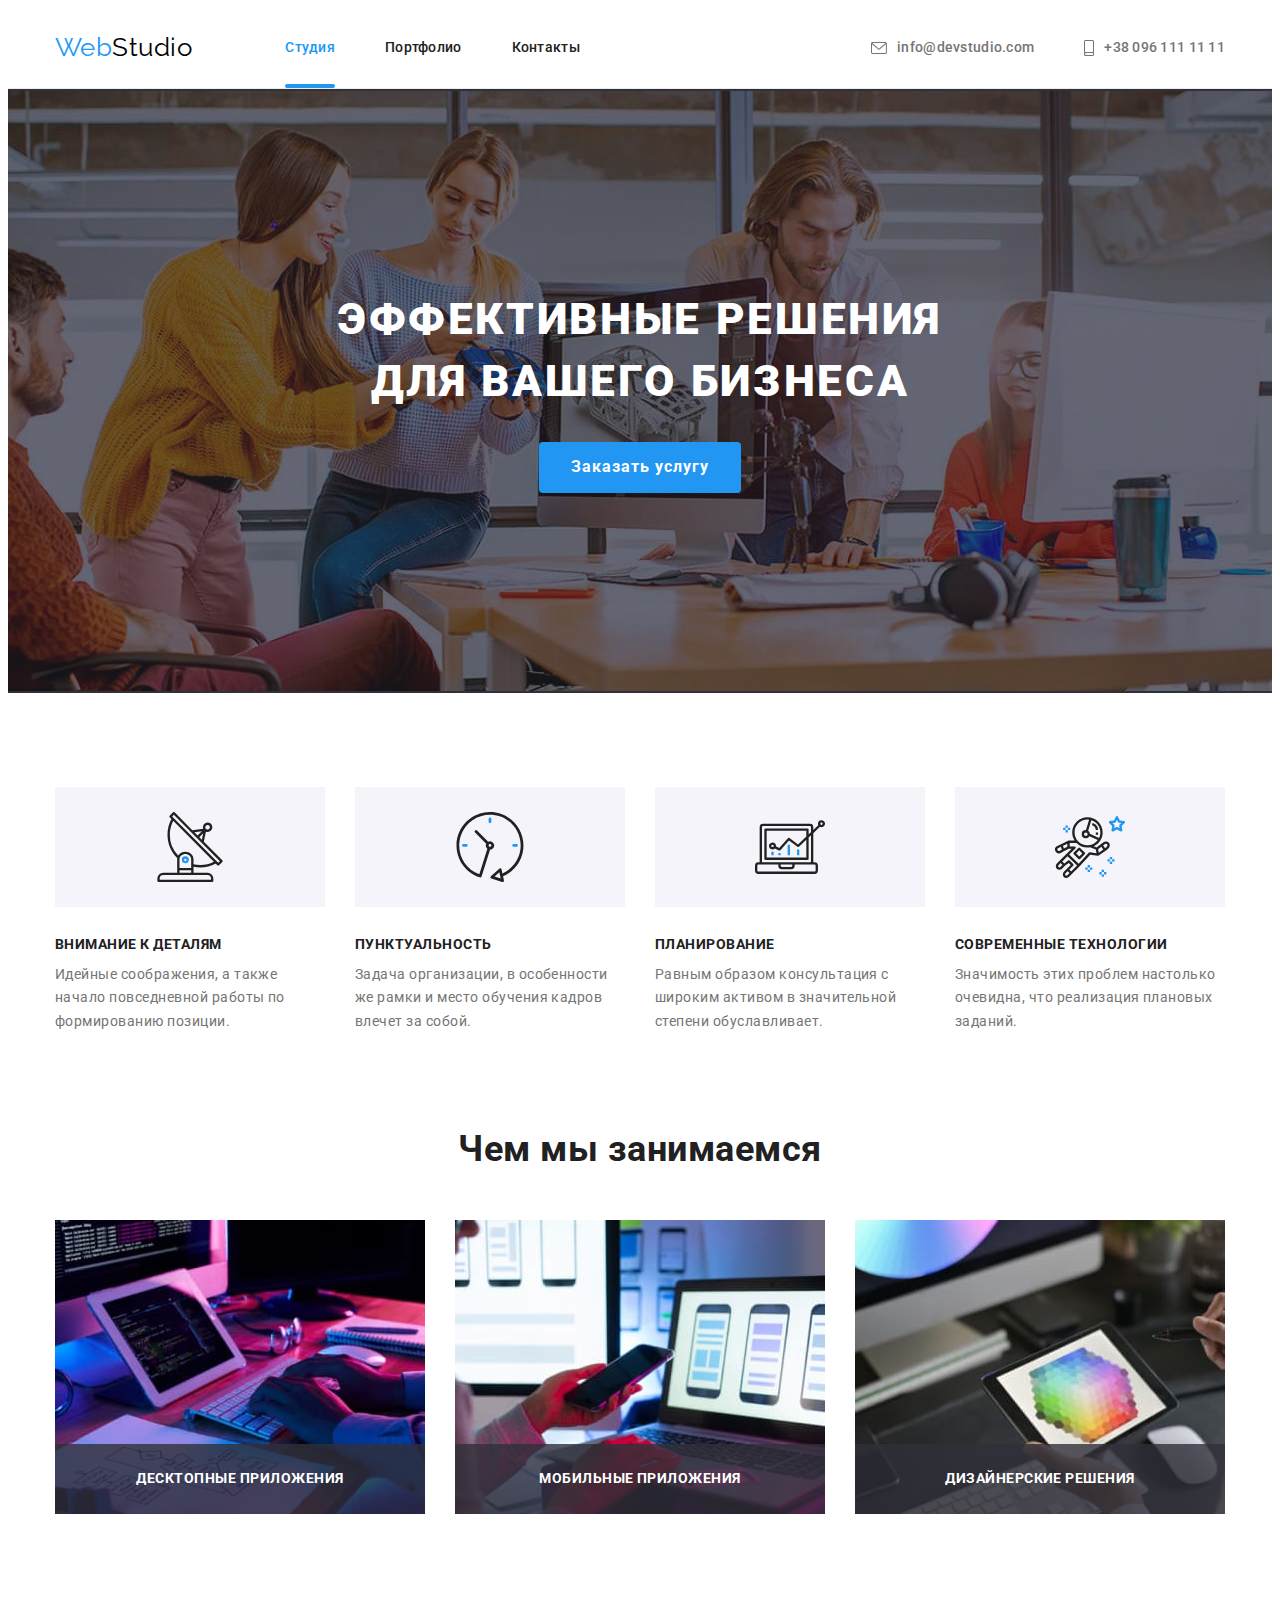
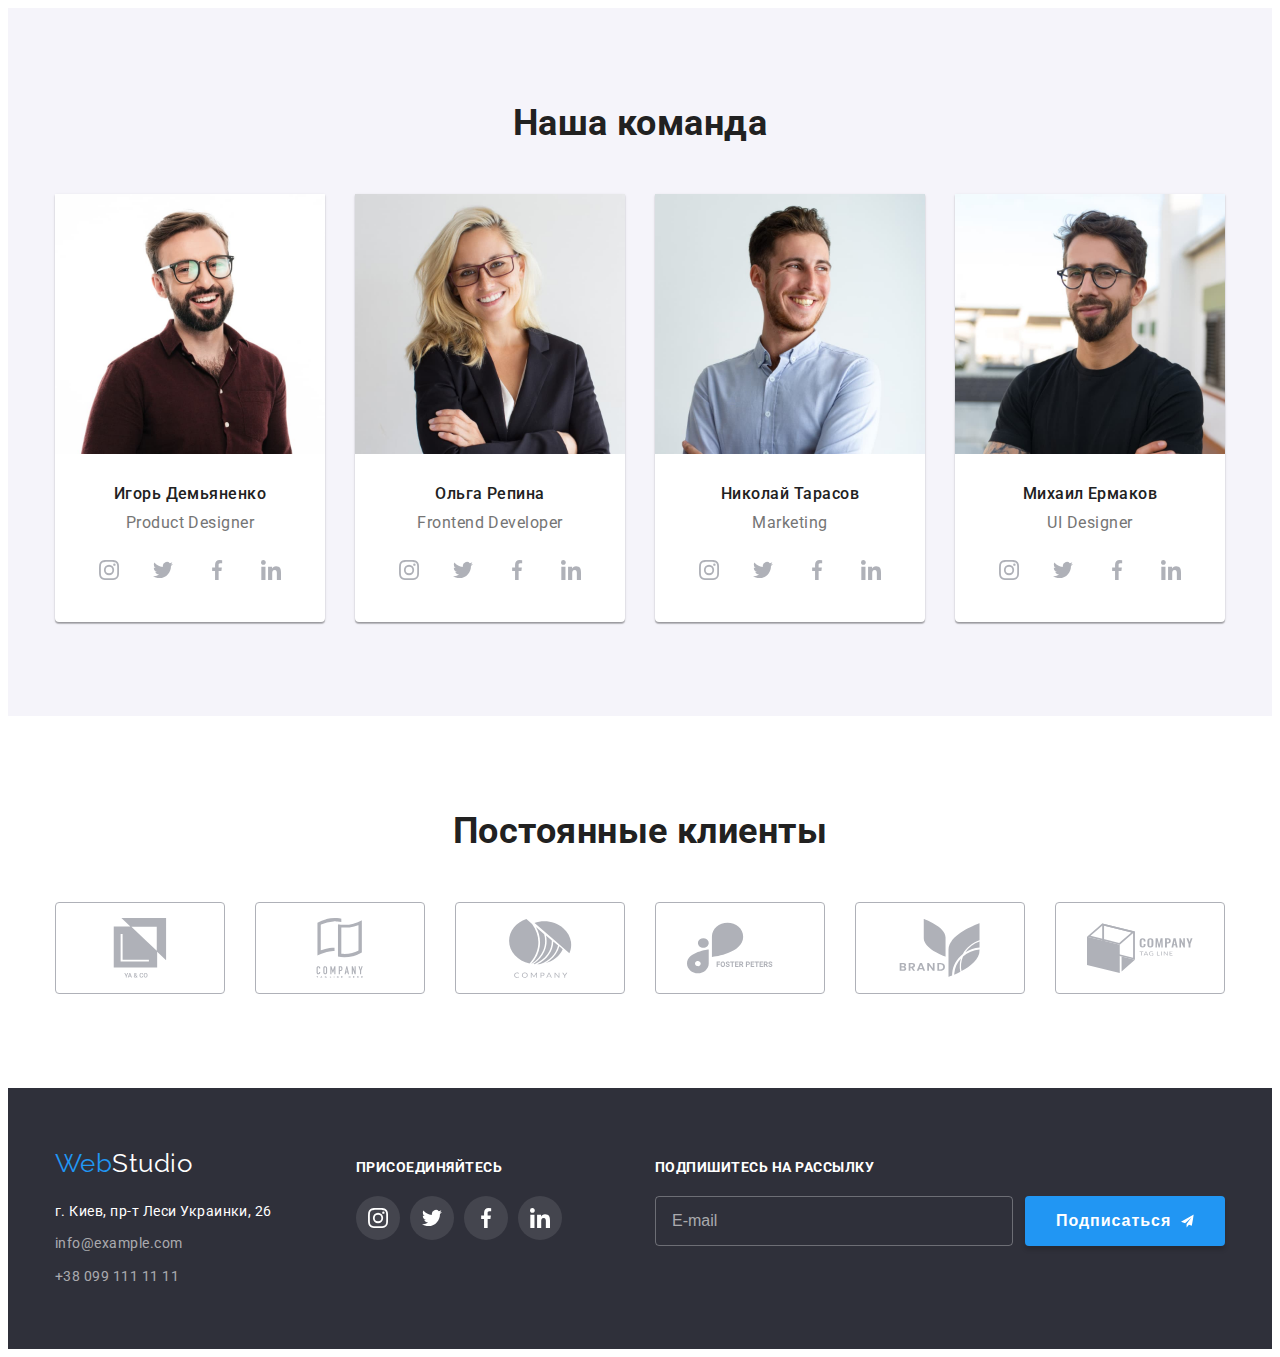
<file: index.html>
<!DOCTYPE html>
<html lang="ru">
  <head>
    <meta charset="UTF-8" />
    <meta http-equiv="X-UA-Compatible" content="IE=edge" />
    <meta name="viewport" content="width=device-width, initial-scale=1.0" />
    <title>Студия</title>
    <link rel="stylesheet" href="https://cdnjs.cloudflare.com/ajax/libs/modern-normalize/1.1.0/modern-normalize.min.css" integrity="sha512-wpPYUAdjBVSE4KJnH1VR1HeZfpl1ub8YT/NKx4PuQ5NmX2tKuGu6U/JRp5y+Y8XG2tV+wKQpNHVUX03MfMFn9Q==" crossorigin="anonymous" referrerpolicy="no-referrer" />
    <link rel="preconnect" href="https://fonts.googleapis.com">
    <link rel="preconnect" href="https://fonts.gstatic.com" crossorigin>
    <link href="https://fonts.googleapis.com/css2?family=Raleway:wght@700&family=Roboto:wght@400;500;700;900&display=swap"
      rel="stylesheet">
    <link rel="stylesheet" href="./css/main.min.css">
  </head>

  <body>
    <!-- Шапка сайта -->
    <header class="header">
      <div class="main-nav container">
        <a href="./index.html" class="logo header__logo">
          <span lang="en"><span class="logo--accent">Web</span>Studio</span>
        </a>
        
        <nav>
          <ul class="site-nav">
            <li class="site-nav__item"><a href="./index.html" class="site-nav__link current">Студия</a></li>
            <li class="site-nav__item"><a href="./portfolio.html" class="site-nav__link">Портфолио</a></li>
            <li class="site-nav__item"><a href="" class="site-nav__link">Контакты</a></li>
          </ul>
        </nav>

        <ul class="contacts">
          <li class="contacts__item">
            <a href="mailto:info@devstudio.com" class="contacts__link">
              <svg class="contacts__icon" width="16" height="12">
                <use href="./images/icons.svg#icon-envelope_"></use>
              </svg>info@devstudio.com</a>
          </li>
          <li class="contacts__item">
            <a href="tel:+380961111111" class="contacts__link">
              <svg class="contacts__icon" width="10" height="16">
                <use href="./images/icons.svg#icon-smartphone_"></use>
              </svg>+38 096 111 11 11</a>
          </li>
          </ul>
      </div>
    </header>

    <main>

      <!-- Герой -->
      <section class="hero">
        <div class="container">
        <h1 class="hero__title">Эффективные решения для вашего бизнеса</h1>
        <button data-modal-open type="button" class="hero__btn" >Заказать услугу</button>
        </div>
      </section>

      <!-- Преимущества -->
      <section class="features section">
        <div class="container">
        <h2 class="visually-hidden">Преимущества</h2>

        <ul class="features__list">
          <li>
            <div class="features__icon-thumb">
              <svg class="features__icon" width="70" height="70">
                <use href="./images/icons.svg#icon-antenna_c"></use>
              </svg>
            </div>
            <h3 class="features__name subtitle">Внимание к деталям</h3>
            <p class="features__description">Идейные соображения, а также <br> начало повседневной работы по <br> формированию позиции.</p>
          </li>
          <li>
            <div class="features__icon-thumb">
              <svg class="features__icon" width="70" height="70">
                <use href="./images/icons.svg#icon-clock_c"></use>
              </svg>
            </div>
            <h3 class="features__name subtitle">Пунктуальность</h3>
            <p class="features__description">Задача организации, в особенности <br> же рамки и место обучения кадров <br> влечет за собой.</p>
          </li>
          <li>
            <div class="features__icon-thumb">
              <svg class="features__icon" width="70" height="70">
                <use href="./images/icons.svg#icon-diagram_c"></use>
              </svg>
            </div>
            <h3 class="features__name subtitle">Планирование</h3>
            <p class="features__description">Равным образом консультация с <br> широким активом в значительной <br> степени обуславливает.</p>
          </li>
          <li>
            <div class="features__icon-thumb">
              <svg class="features__icon" width="70" height="70">
                <use href="./images/icons.svg#icon-astronaut_c"></use>
              </svg>
            </div>
            <h3 class="features__name subtitle">Современные технологии</h3>
            <p class="features__description">Значимость этих проблем настолько <br> очевидна, что реализация плановых <br> заданий.</p>
          </li>
        </ul>
        </div>

      </section>

      <!-- Чем мы занимаемся -->
      <section class="work section">
        <div class="container">
        <h2 class="section-title">Чем мы занимаемся</h2>

        <ul class="work__list">
          <li class="work__item">
            <img src="./images/box1.jpg" alt="Десктопные приложения" width="370">
            <p class="work__name">Десктопные приложения</p>
          </li>
          <li class="work__item">
            <img src="./images/box2.jpg" alt="Мобильные приложения" width="370">
            <p class="work__name">Мобильные приложения</p>
          </li>
          <li class="work__item">
            <img src="./images/box3.jpg" alt="Дизайнерские решения" width="370">
            <p class="work__name">Дизайнерские решения</p>
          </li>
        </ul>
        </div>

      </section>

      <!-- Наша команда -->
      <section class="team section">
        <div class="container">
        <h2 class="section-title">Наша команда</h2>

        <ul class="team__list">
          <li class="team__card">
            <img src="./images/img.jpg" alt="Игорь Демьяненко" width="270">
            <div class="team__text">
              <h3 class="team__name">Игорь Демьяненко</h3>
              <p lang="en" class="team__position">Product Designer</p>
              <ul class="social social--centered">
                <li class="social__item">
                  <a href="" class="social__link">
                    <svg class="social__icon social__icon--inverse" width="20" height="20">
                      <use href="./images/icons.svg#icon-instagram_c"></use>
                    </svg>
                  </a>
                </li>
                <li class="social__item">
                  <a href="" class="social__link">
                    <svg class="social__icon social__icon--inverse" width="20" height="20">
                      <use href="./images/icons.svg#icon-twitter_c"></use>
                    </svg>
                  </a>
                </li>
                <li class="social__item">
                  <a href="" class="social__link">
                    <svg class="social__icon social__icon--inverse" width="20" height="20">
                      <use href="./images/icons.svg#icon-facebook_c"></use>
                    </svg>
                  </a>
                </li>
                <li class="social__item">
                  <a href="" class="social__link">
                    <svg class="social__icon social__icon--inverse" width="20" height="20">
                      <use href="./images/icons.svg#icon-linkedin1_"></use>
                    </svg>
                  </a>
                </li>
              </ul>
            </div>
          </li>
          <li class="team__card">
            <img src="./images/img2.jpg" alt="Ольга Репина" width="270">
            <div class="team__text">
              <h3 class="team__name">Ольга Репина</h3>
              <p lang="en" class="team__position">Frontend Developer</p>
              <ul class="social social--centered">
                <li class="social__item">
                  <a href="" class="social__link">
                    <svg class="social__icon social__icon--inverse" width="20" height="20">
                      <use href="./images/icons.svg#icon-instagram_c"></use>
                    </svg>
                  </a>
                </li>
                <li class="social__item">
                  <a href="" class="social__link">
                    <svg class="social__icon social__icon--inverse" width="20" height="20">
                      <use href="./images/icons.svg#icon-twitter_c"></use>
                    </svg>
                  </a>
                </li>
                <li class="social__item">
                  <a href="" class="social__link">
                    <svg class="social__icon social__icon--inverse" width="20" height="20">
                      <use href="./images/icons.svg#icon-facebook_c"></use>
                    </svg>
                  </a>
                </li>
                <li class="social__item">
                  <a href="" class="social__link">
                    <svg class="social__icon social__icon--inverse" width="20" height="20">
                      <use href="./images/icons.svg#icon-linkedin1_"></use>
                    </svg>
                  </a>
                </li>
              </ul>
            </div>
          </li>
          <li class="team__card">
            <img src="./images/img3.jpg" alt="Николай Тарасов" width="270">
            <div class="team__text">
              <h3 class="team__name">Николай Тарасов</h3>
              <p lang="en" class="team__position">Marketing</p>
              <ul class="social social--centered">
                <li class="social__item">
                  <a href="" class="social__link">
                    <svg class="social__icon social__icon--inverse" width="20" height="20">
                      <use href="./images/icons.svg#icon-instagram_c"></use>
                    </svg>
                  </a>
                </li>
                <li class="social__item">
                  <a href="" class="social__link">
                    <svg class="social__icon social__icon--inverse" width="20" height="20">
                      <use href="./images/icons.svg#icon-twitter_c"></use>
                    </svg>
                  </a>
                </li>
                <li class="social__item">
                  <a href="" class="social__link">
                    <svg class="social__icon social__icon--inverse" width="20" height="20">
                      <use href="./images/icons.svg#icon-facebook_c"></use>
                    </svg>
                  </a>
                </li>
                <li class="social__item">
                  <a href="" class="social__link">
                    <svg class="social__icon social__icon--inverse" width="20" height="20">
                      <use href="./images/icons.svg#icon-linkedin1_"></use>
                    </svg>
                  </a>
                </li>
              </ul>
            </div>
          </li>
          <li class="team__card">
            <img src="./images/img4.jpg" alt="Михаил Ермаков" width="270">
            <div class="team__text">
              <h3 class="team__name">Михаил Ермаков</h3>
              <p lang="en" class="team__position">UI Designer</p>
              <ul class="social social--centered">
                <li class="social__item">
                  <a href="" class="social__link">
                    <svg class="social__icon social__icon--inverse" width="20" height="20">
                      <use href="./images/icons.svg#icon-instagram_c"></use>
                    </svg>
                  </a>
                </li>
                <li class="social__item">
                  <a href="" class="social__link">
                    <svg class="social__icon social__icon--inverse" width="20" height="20">
                      <use href="./images/icons.svg#icon-twitter_c"></use>
                    </svg>
                  </a>
                </li>
                <li class="social__item">
                  <a href="" class="social__link">
                    <svg class="social__icon social__icon--inverse" width="20" height="20">
                      <use href="./images/icons.svg#icon-facebook_c"></use>
                    </svg>
                  </a>
                </li>
                <li class="social__item">
                  <a href="" class="social__link">
                    <svg class="social__icon social__icon--inverse" width="20" height="20">
                      <use href="./images/icons.svg#icon-linkedin1_"></use>
                    </svg>
                  </a>
                </li>
              </ul>
            </div>           
          </li>
        </ul>
        </div>

      </section>

      <section class="clients section">
        <div class="container">
        <h2 class="section-title">Постоянные клиенты</h2>
        <ul class="clients__list">
          <li class="clients__item">
            <a href="" class="clients__link">
            <svg class="clients__icon" width="106" height="60">
              <use href="./images/icons.svg#icon-client1_c"></use>
            </svg>
            </a>
          </li>
          <li class="clients__item">
            <a href="" class="clients__link">
              <svg class="clients__icon" width="106" height="60">
                <use href="./images/icons.svg#icon-client2_c"></use>
              </svg>
            </a>
          </li>
          <li class="clients__item">
            <a href="" class="clients__link">
              <svg class="clients__icon" width="106" height="60">
                <use href="./images/icons.svg#icon-client3_c"></use>
              </svg>
            </a>
          </li>
          <li class="clients__item">
            <a href="" class="clients__link">
              <svg class="clients__icon" width="106" height="60">
                <use href="./images/icons.svg#icon-client4_c"></use>
              </svg>
            </a>
          </li>
          <li class="clients__item">
            <a href="" class="clients__link">
              <svg class="clients__icon" width="106" height="60">
                <use href="./images/icons.svg#icon-client5_c"></use>
              </svg>
            </a>
          </li>
          <li class="clients__item">
            <a href="" class="clients__link">
              <svg class="clients__icon" width="106" height="60">
                <use href="./images/icons.svg#icon-client6_c"></use>
              </svg>
            </a>
          </li>
        </ul>
      </div>

      </section>

    </main>

    <!-- Футер -->
    <footer class="footer">
      <div class="container footer-container">
        <div class="footer__left">
          <a href="./index.html" class="logo footer__logo">
          <span lang="en"><span class="logo--accent">Web</span>Studio</span>
          </a>

          <address class="address">
            г. Киев, пр-т Леси Украинки, 26 <br>
            <a href="mailto:info@example.com" class="address__contact">info@example.com</a> <br>
            <a href="tel:+380991111111" class="address__contact">+38 099 111 11 11</a>
          </address>
      </div>

      <div class="footer__social">
        <h3 class="subtitle subtitle--white">Присоединяйтесь</h3>
        <ul class="social">
          <li class="social__item">
            <a href="" class="social__link">
              <svg class="social__icon" width="20" height="20">
                <use href="./images/icons.svg#icon-instagram_c"></use>
              </svg>
            </a>
          </li>
          <li class="social__item">
            <a href="" class="social__link">
              <svg class="social__icon" width="20" height="20">
                <use href="./images/icons.svg#icon-twitter_c"></use>
              </svg>
            </a>
          </li>
          <li class="social__item">
            <a href="" class="social__link">
              <svg class="social__icon" width="20" height="20">
                <use href="./images/icons.svg#icon-facebook_c"></use>
              </svg>
            </a>
          </li>
          <li class="social__item">
            <a href="" class="social__link">
              <svg class="social__icon" width="20" height="20">
                <use href="./images/icons.svg#icon-linkedin1_"></use>
              </svg>
            </a>
          </li>
        </ul>
      </div>

      <form class="footer__form footer-form">
        <h3 class="footer-form__title subtitle subtitle--white">Подпишитесь на рассылку</h3>
        <div class="footer-form__field">
        <label name="email">
        <input type="email" placeholder="E-mail" name="email" class="footer-form__input">
        </label>
        <button type="submit" class="footer-form__button">
          <span class="footer-form__button-text">Подписаться</span>
          <svg width="24" height="24">
            <use href="./images/icons.svg#icon-icon-send_c"></use>
          </svg>
        </button>
        </div>
      </form>
      </div>
    </footer>

    <!-- Модальное окно -->
    <div data-modal class="backdrop is-hidden">
      <div class="modal">
        <button data-modal-close class="modal__close" >
          <svg class="modal__close-icon" width="11" height="11">
            <use href="./images/icons.svg#icon-close-button_c"></use>
          </svg>
        </button>

        <form class="form-modal">
          <p class="form-modal__title">Оставьте свои данные, мы вам перезвоним</p>
          <label name="name" class="form-modal__label">
            Имя
            <div class="form-modal__field">
                <input type="text" name="name" class="form-modal__input">
                <svg width="18" height="18" class="form-modal__icon">
                 <use href="./images/icons.svg#icon-person-black-18dp_c"></use>
                </svg>
            </div>
          </label>
          <label name="tel" class="form-modal__label">
            Телефон
            <div class="form-modal__field">
                <input type="tel" name="tel" class="form-modal__input">
                <svg width="18" height="18" class="form-modal__icon">
                  <use href="./images/icons.svg#icon-phone-black-18dp_c"></use>
                </svg>
            </div>
          </label>
          <label name="email" class="form-modal__label">
            Почта
            <div class="form-modal__field">
              <input type="email" name="email" class="form-modal__input">
              <svg width="18" height="18" class="form-modal__icon">
               <use href="./images/icons.svg#icon-email-black-18dp_c"></use>
              </svg>
            </div>
          </label>
          <label name="comment" class="form-modal__label">
            Комментарий
            <textarea name="comment" placeholder="Введите текст" class="form-modal__textarea"></textarea>
          </label>
          <div class="policies">
            <label class="policies__label" for="checkbox">Соглашаюсь с рассылкой и принимаю <a href="" class="policies__link">Условия договора</a></label>          
            <input class="policies__input visually-hidden" type="checkbox" name="accept-policies" id="checkbox">
            <span class="policies__checkbox"></span>
          </div>
          <button type="submit" class="form-modal__button">
            <span class="form-modal__button-text">Отправить</span>
          </button>
        </form>
      
      </div>
    </div>

    <script src="./js/modal.js"></script>
  </body>
</html>
</file>
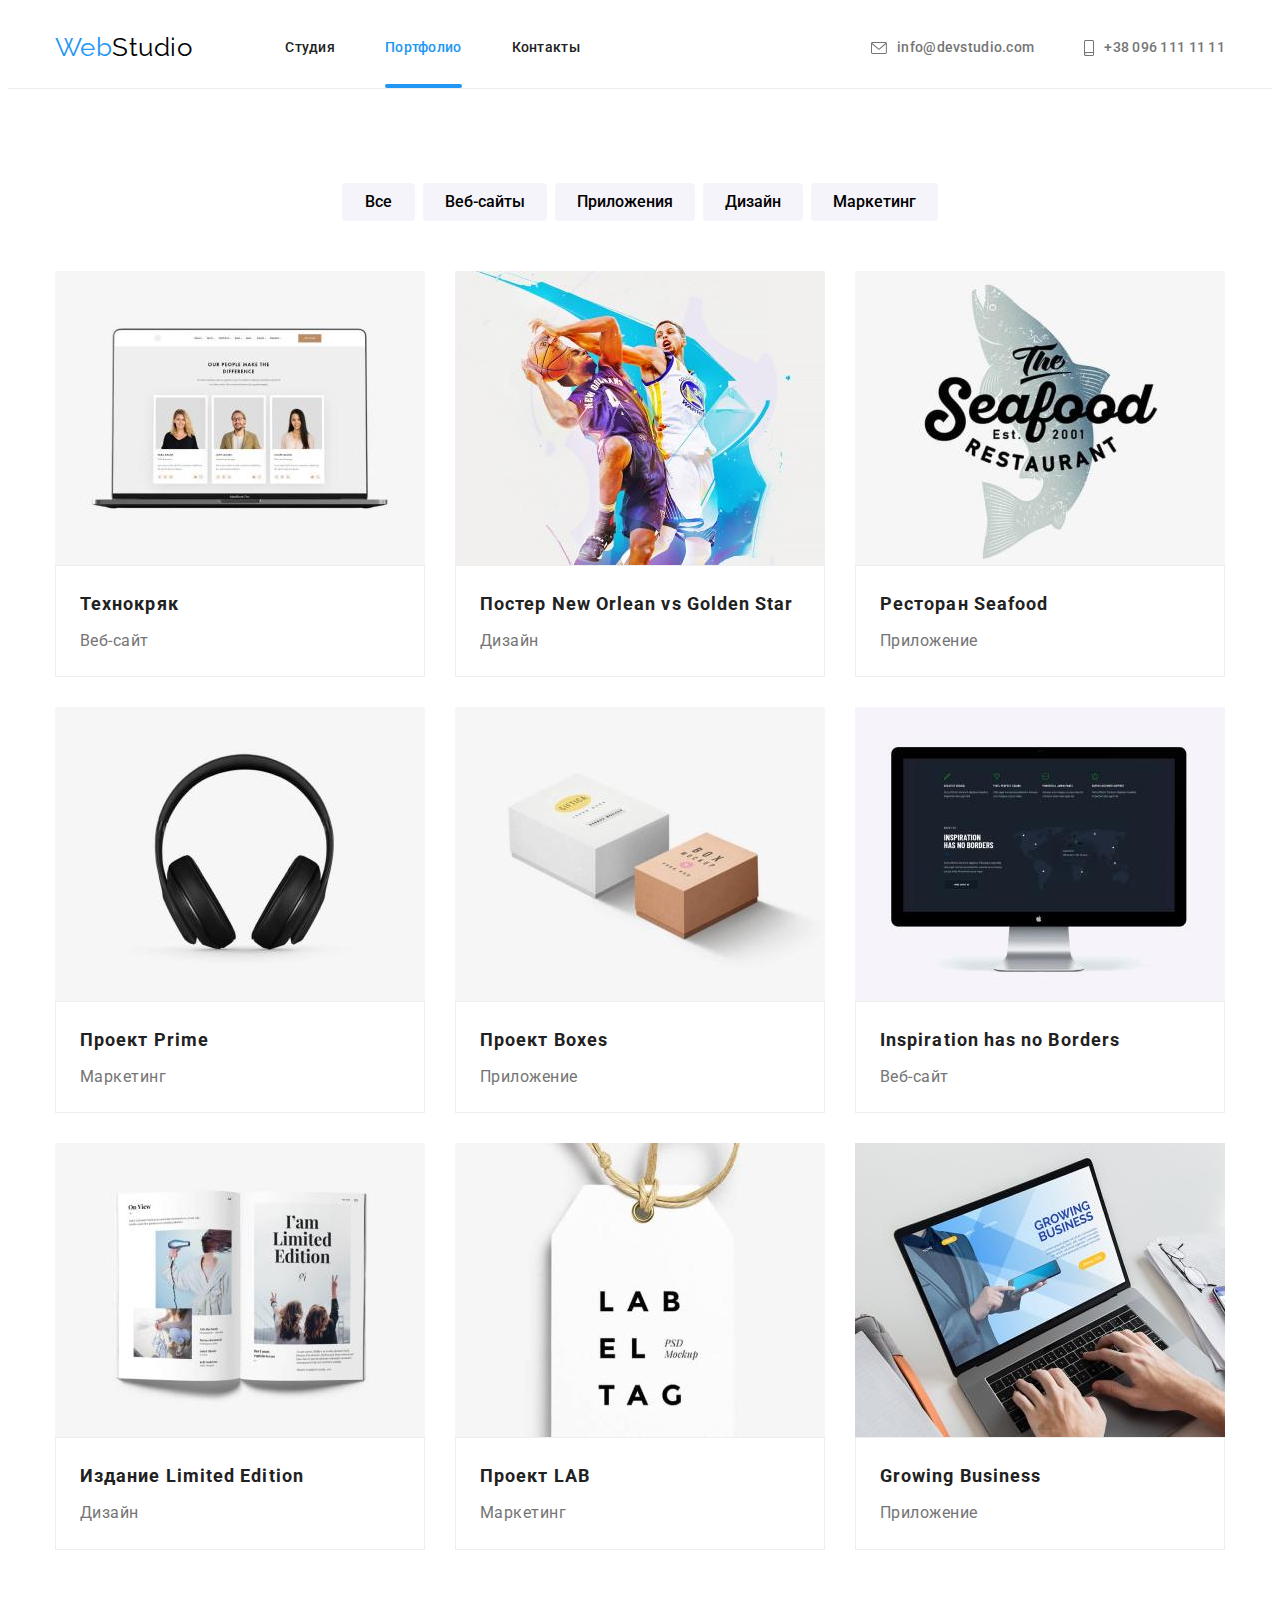
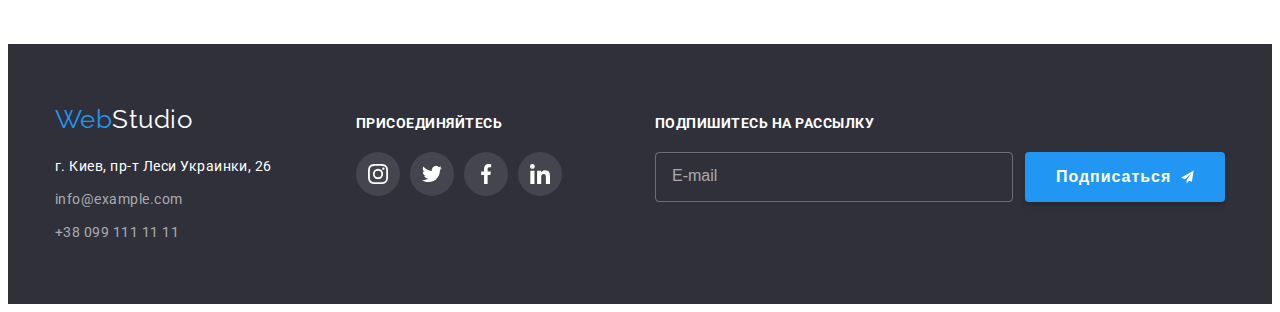
<file: portfolio.html>
<!DOCTYPE html>
<html lang="ru">
  <head>
    <meta charset="UTF-8" />
    <meta http-equiv="X-UA-Compatible" content="IE=edge" />
    <meta name="viewport" content="width=device-width, initial-scale=1.0" />
    <title>Портфолио</title>
    <link rel="stylesheet" href="https://cdnjs.cloudflare.com/ajax/libs/modern-normalize/1.1.0/modern-normalize.min.css" integrity="sha512-wpPYUAdjBVSE4KJnH1VR1HeZfpl1ub8YT/NKx4PuQ5NmX2tKuGu6U/JRp5y+Y8XG2tV+wKQpNHVUX03MfMFn9Q==" crossorigin="anonymous" referrerpolicy="no-referrer" />
    <link rel="preconnect" href="https://fonts.googleapis.com">
    <link rel="preconnect" href="https://fonts.gstatic.com" crossorigin>
    <link href="https://fonts.googleapis.com/css2?family=Raleway:wght@700&family=Roboto:wght@400;500;700;900&display=swap"
        rel="stylesheet">
    <link rel="stylesheet" href="./css/main.min.css">
  </head>

  <body>
    <!-- Шапка сайта -->
    <header class="header">
        <div class="main-nav container">
            <a href="./index.html" class="logo header__logo">
             <span lang="en"><span class="logo--accent">Web</span>Studio</span>
            </a>
        
            <nav>
                <ul class="site-nav">
                    <li class="site-nav__item"><a href="./index.html" class="site-nav__link">Студия</a></li>
                    <li class="site-nav__item"><a href="./portfolio.html" class="site-nav__link current">Портфолио</a></li>
                    <li class="site-nav__item"><a href="" class="site-nav__link">Контакты</a></li>
                </ul>
            </nav>

            <ul class="contacts">
                <li class="contacts__item">
                    <a href="mailto:info@devstudio.com" class="contacts__link">
                        <svg class="contacts__icon" width="16" height="12">
                            <use href="./images/icons.svg#icon-envelope_"></use>
                        </svg>info@devstudio.com</a>
                </li>
                <li class="contacts__item">
                    <a href="tel:+380961111111" class="contacts__link">
                        <svg class="contacts__icon" width="10" height="16">
                            <use href="./images/icons.svg#icon-smartphone_"></use>
                        </svg>+38 096 111 11 11</a>
                </li>
            </ul>
        </div>
    </header>

    <main>
        
        <!-- Наши проекты -->
        <section class="section">
            <div class="container">
           <h2 class="visually-hidden">Наши проекты</h2>
            <ul class="filters">
                <li class="filters__item">
                    <button type="button" class="filters__btn">Все</button>
                </li>
                <li class="filters__item">
                    <button type="button" class="filters__btn">Веб-сайты</button>
                </li>
                <li class="filters__item">
                    <button type="button" class="filters__btn">Приложения</button>
                </li>
                <li class="filters__item">
                    <button type="button" class="filters__btn">Дизайн</button>
                </li>
                <li class="filters__item">
                    <button type="button" class="filters__btn">Маркетинг</button>
                </li>
            </ul>

            <ul class="projects">
                <li class="projects__card">
                    <a href="" class="projects__link">
                        <div class="projects__thumb">
                            <img src="./images/project1.jpg" alt="Мокап веб-сайта на десктопе" width="370">
                        
                            <div class="projects__overlay">
                                <p class="projects__overlay-text">Технокряк это современная площадка распространения коронавируса. Компании используют эту платформу для цифрового шпионажа и атак на защищённые сервера конкурентов.</p>
                            </div>
                        </div>
                        <div class="projects__text">
                            <h3 class="projects__name">Технокряк</h3>
                            <p class="projects__type">Веб-сайт</p>
                        </div>
                    </a>
                </li>
                <li class="projects__card">
                    <a href="" class="projects__link">
                        <div class="projects__thumb">
                            <img src="./images/project2.jpg" alt="Постер с баскетболистами" width="370">
                            
                            <div class="projects__overlay">
                                <p class="projects__overlay-text">Технокряк это современная площадка распространения коронавируса. Компании используют эту
                                    платформу для цифрового
                                    шпионажа и атак на защищённые сервера конкурентов.</p>
                            </div>
                        </div>
                        <div class="projects__text">
                            <h3 class="projects__name">Постер <span lang="en">New Orlean vs Golden Star</span></h3>
                            <p class="projects__type">Дизайн</p>
                        </div>
                    </a>
                </li>
                <li class="projects__card">
                    <a href="" class="projects__link">
                        <div class="projects__thumb">
                            <img src="./images/project3.jpg" alt="Лого ресторана" width="370">

                            <div class="projects__overlay">
                                <p class="projects__overlay-text">Технокряк это современная площадка распространения коронавируса. Компании используют эту
                                    платформу для цифрового
                                    шпионажа и атак на защищённые сервера конкурентов.</p>
                            </div>
                        </div>
                        <div class="projects__text">
                            <h3 class="projects__name">Ресторан <span lang="en">Seafood</span></h3>
                            <p class="projects__type">Приложение</p>
                        </div>
                    </a>
                </li>
                <li class="projects__card">
                    <a href="" class="projects__link">
                        <div class="projects__thumb">
                            <img src="./images/project4.jpg" alt="Наушники" width="370">

                            <div class="projects__overlay">
                                <p class="projects__overlay-text">Технокряк это современная площадка распространения коронавируса. Компании используют эту
                                    платформу для цифрового
                                    шпионажа и атак на защищённые сервера конкурентов.</p>
                            </div>
                        </div>
                        <div class="projects__text">
                            <h3 class="projects__name">Проект <span lang="en">Prime</span></h3>
                            <p class="projects__type">Маркетинг</p>
                        </div>
                    </a>
                </li>
                <li class="projects__card">
                    <a href="" class="projects__link">
                        <div class="projects__thumb">
                            <img src="./images/project5.jpg" alt="Коробки" width="370">

                            <div class="projects__overlay">
                                <p class="projects__overlay-text">Технокряк это современная площадка распространения коронавируса. Компании используют эту
                                    платформу для цифрового
                                    шпионажа и атак на защищённые сервера конкурентов.</p>
                            </div>
                        </div>
                        <div class="projects__text">
                            <h3 class="projects__name">Проект <span lang="en">Boxes</span></h3>
                            <p class="projects__type">Приложение</p>
                        </div>
                    </a>
                </li>
                <li class="projects__card">
                    <a href="" class="projects__link">
                        <div class="projects__thumb">
                            <img src="./images/project6.jpg" alt="Веб-сайт на десктопе" width="370">
                            
                            <div class="projects__overlay">
                                <p class="projects__overlay-text">Технокряк это современная площадка распространения коронавируса. Компании используют эту
                                    платформу для цифрового
                                    шпионажа и атак на защищённые сервера конкурентов.</p>
                            </div>
                        </div>
                        <div class="projects__text">
                            <h3 lang="en" class="projects__name">Inspiration has no Borders</h3>
                             <p class="projects__type">Веб-сайт</p>
                        </div>
                    </a>
                </li>
                <li class="projects__card">
                    <a href="" class="projects__link">
                        <div class="projects__thumb">
                            <img src="./images/project7.jpg" alt="Открытый журнал" width="370">

                            <div class="projects__overlay">
                                <p class="projects__overlay-text">Технокряк это современная площадка распространения коронавируса. Компании используют эту
                                    платформу для цифрового
                                    шпионажа и атак на защищённые сервера конкурентов.</p>
                            </div>
                        </div>
                        <div class="projects__text">
                            <h3 class="projects__name">Издание <span lang="en">Limited Edition</span></h3>
                            <p class="projects__type">Дизайн</p>
                         </div>
                    </a>
                </li>
                <li class="projects__card">
                    <a href="" class="projects__link">
                        <div class="projects__thumb">
                            <img src="./images/project8.jpg" alt="Бирка" width="370">

                            <div class="projects__overlay">
                                <p class="projects__overlay-text">Технокряк это современная площадка распространения коронавируса. Компании используют эту
                                    платформу для цифрового
                                    шпионажа и атак на защищённые сервера конкурентов.</p>
                            </div>
                        </div>
                        <div class="projects__text">
                            <h3 class="projects__name">Проект <span lang="en">LAB</span></h3>
                         <p class="projects__type">Маркетинг</p>
                        </div>
                    </a>
                </li>
                <li class="projects__card">
                    <a href="" class="projects__link">
                        <div class="projects__thumb">
                            <img src="./images/project9.jpg" alt="Веб-приложение на десктопе" width="370">

                            <div class="projects__overlay">
                                <p class="projects__overlay-text">Технокряк это современная площадка распространения коронавируса. Компании используют эту
                                    платформу для цифрового
                                    шпионажа и атак на защищённые сервера конкурентов.</p>
                            </div>
                        </div>
                        <div class="projects__text">
                            <h3 lang="en" class="projects__name">Growing Business</h3>
                            <p class="projects__type">Приложение</p>
                        </div>
                    </a>
                </li>
            </ul>
            </div>
        </section>

    </main>

 <!-- Футер -->
 <footer class="footer">
    <div class="container footer-container">
        <div class="footer__left">
            <a href="./index.html" class="logo footer__logo">
                <span lang="en"><span class="logo--accent">Web</span>Studio</span>
            </a>
    
            <address class="address">
                г. Киев, пр-т Леси Украинки, 26 <br>
                <a href="mailto:info@example.com" class="address__contact">info@example.com</a> <br>
                <a href="tel:+380991111111" class="address__contact">+38 099 111 11 11</a>
            </address>
        </div>
    
        <div class="footer__social">
            <h3 class="subtitle subtitle--white">Присоединяйтесь</h3>
            <ul class="social">
                <li class="social__item">
                    <a href="" class="social__link">
                        <svg class="social__icon" width="20" height="20">
                            <use href="./images/icons.svg#icon-instagram_c"></use>
                        </svg>
                    </a>
                </li>
                <li class="social__item">
                    <a href="" class="social__link">
                        <svg class="social__icon" width="20" height="20">
                            <use href="./images/icons.svg#icon-twitter_c"></use>
                        </svg>
                    </a>
                </li>
                <li class="social__item">
                    <a href="" class="social__link">
                        <svg class="social__icon" width="20" height="20">
                            <use href="./images/icons.svg#icon-facebook_c"></use>
                        </svg>
                    </a>
                </li>
                <li class="social__item">
                    <a href="" class="social__link">
                        <svg class="social__icon" width="20" height="20">
                            <use href="./images/icons.svg#icon-linkedin1_"></use>
                        </svg>
                    </a>
                </li>
            </ul>
        </div>
        <form class="footer__form footer-form">
            <h3 class="footer-form__title subtitle subtitle--white">Подпишитесь на рассылку</h3>
            <div class="footer-form__field">
                <label name="email">
                    <input type="email" placeholder="E-mail" name="email" class="footer-form__input">
                </label>
                <button type="submit" class="footer-form__button">
                    <span class="footer-form__button-text">Подписаться</span>
                    <svg width="24" height="24">
                        <use href="./images/icons.svg#icon-icon-send_c"></use>
                    </svg>
                </button>
            </div>
        </form>
    </div>
  </footer>

</body>
</html>
</file>
<file: css/main.min.css>
:root{--primary-text-color: #212121;--secondary-text-color: #757575;--tertiary-text-color: #ffffff;--accent-color: #2196f3;--primary-bg-color: #ffffff;--secondary-bg-color: #2f303a;--tertiary-bg-color: #f5f4fa}.visually-hidden{position:absolute;white-space:nowrap;width:1px;height:1px;overflow:hidden;border:0;padding:0;clip:rect(0 0 0 0);clip-path:inset(50%);margin:-1px}html{box-sizing:border-box}*,*::before,*::after{box-sizing:border-box}body{color:var(--primary-text-color);background-color:var(--primary-bg-color);font-family:Roboto, sans-serif;letter-spacing:0.03em}h1,h2,h3,h4,h5,h6,p{margin:0}ul{margin:0;padding-left:0;list-style:none}a{text-decoration:none}img{display:block}.container{width:1200px;margin:0 auto;padding:0 15px}.section{padding-top:94px;padding-bottom:94px}.section-title{margin-bottom:50px;font-size:36px;line-height:1.17;text-align:center}.subtitle{font-size:14px;line-height:1.14;text-transform:uppercase}.subtitle--white{margin-bottom:20px;color:var(--tertiary-text-color)}.logo{color:#000000;font-family:Raleway, sans-serif;font-size:26px;line-height:1.2}.logo--accent{color:var(--accent-color)}.backdrop{position:fixed;top:0;left:0;width:100%;height:100%;background-color:rgba(0,0,0,0.2);opacity:1;transition:opacity 250ms cubic-bezier(0.4, 0, 0.2, 1),visibility 250ms cubic-bezier(0.4, 0, 0.2, 1)}.backdrop.is-hidden{visibility:hidden;opacity:0;pointer-events:none}.backdrop.is-hidden .modal{transform:translate(-50%, -50%) scale(0.2)}.modal{position:absolute;top:50%;left:50%;padding:40px;width:528px;height:581px;background-color:var(--primary-bg-color);box-shadow:0px 1px 3px rgba(0,0,0,0.12),0px 1px 1px rgba(0,0,0,0.14),0px 2px 1px rgba(0,0,0,0.2);border-radius:4px;transform:translate(-50%, -50%) scale(1);transition:transform 250ms cubic-bezier(0.4, 0, 0.2, 1)}.modal__close{position:absolute;top:8px;right:8px;width:30px;height:30px;border-radius:50%;border:1px solid rgba(0,0,0,0.1);background-color:var(--primary-bg-color);cursor:pointer}.modal__close:hover .modal__close-icon{fill:var(--accent-color)}.modal__close-icon{position:absolute;top:50%;left:50%;transform:translate(-50%, -50%);transition:fill 250ms cubic-bezier(0.4, 0, 0.2, 1)}.form-modal{display:flex;flex-direction:column;width:448px}.form-modal__title{margin-bottom:12px;font-weight:700;font-size:20px;line-height:1.15;text-align:center;color:var(--primary-text-color)}.form-modal__label{margin-bottom:4px;font-size:12px;line-height:1.16;letter-spacing:0.01em;color:#757575}.form-modal__field{position:relative}.form-modal__input{margin-bottom:10px;padding:11px 42px;width:100%;height:40px;border:1px solid rgba(33,33,33,0.2);border-radius:4px;outline:none;background-color:transparent;transition:border 250ms cubic-bezier(0.4, 0, 0.2, 1)}.form-modal__input:focus{border:1px solid var(--accent-color)}.form-modal__icon{position:absolute;top:50%;left:12px;transform:translateY(-75%);fill:var(--primary-text-color);transition:fill 250ms cubic-bezier(0.4, 0, 0.2, 1)}.form-modal__input:focus+.form-modal__icon{fill:var(--accent-color)}.form-modal__textarea{margin-bottom:20px;padding:12px 16px;width:100%;height:120px;border:1px solid rgba(33,33,33,0.2);border-radius:4px;outline:none;background-color:transparent;resize:none;transition:border 250ms cubic-bezier(0.4, 0, 0.2, 1)}.form-modal__textarea:focus{border:1px solid var(--accent-color)}.form-modal__textarea::placeholder{font-size:14px;line-height:1.14;letter-spacing:0.01em;color:rgba(117,117,117,0.5)}.policies{position:relative;margin-bottom:30px}.policies__label{padding-left:37px;font-size:14px;line-height:1.7;color:var(--secondary-text-color);cursor:pointer}.policies__checkbox{position:absolute;top:50%;left:12px;transform:translateY(-55%);width:16px;height:15px;background-image:url(../images/icon-unchecked_c.svg);transition:background-image 250ms cubic-bezier(0.4, 0, 0.2, 1);pointer-events:none}.policies__input:checked+.policies__checkbox{background-image:url(../images/icon-checked_c.svg)}.policies__link{text-decoration:underline;color:var(--accent-color)}.form-modal__button{display:inline-block;margin:0 auto;padding:10px 29px;width:200px;height:50px;border-radius:4px;border-color:transparent;background-color:var(--accent-color);box-shadow:0px 4px 4px rgba(0,0,0,0.15);cursor:pointer;transition:background-color 250ms cubic-bezier(0.4, 0, 0.2, 1)}.form-modal__button:hover,.form-modal__button:focus{background-color:#188ce8}.form-modal__button-text{font-weight:700;font-size:16px;line-height:1.8;text-align:center;letter-spacing:0.06em;color:var(--tertiary-text-color)}.filters{margin-bottom:50px;display:flex;justify-content:center}.filters__item:not(:first-child){margin-left:8px}.filters__btn{display:inline-block;min-width:73px;padding:6px 22px;border:none;border-radius:4px;background-color:var(--tertiary-bg-color);border:none;cursor:pointer;font-family:inherit;font-weight:500;font-size:16px;line-height:1.6;text-align:center;transition:color 250ms cubic-bezier(0.4, 0, 0.2, 1),background-color 250ms cubic-bezier(0.4, 0, 0.2, 1),box-shadow 250ms cubic-bezier(0.4, 0, 0.2, 1)}.filters__btn:hover,.filters__btn:focus{color:var(--tertiary-text-color);background-color:var(--accent-color);box-shadow:0px 3px 1px rgba(0,0,0,0.1),0px 1px 2px rgba(0,0,0,0.08),0px 2px 2px rgba(0,0,0,0.12)}.social{display:flex}.social--centered{justify-content:center}.social__item{width:44px;height:44px;margin-right:10px}.social__item:last-child{margin-right:0}.social__link{width:100%;height:100%;display:flex;align-items:center;justify-content:center;border-radius:50%;background-color:rgba(255,255,255,0.1);transition:background-color 250ms cubic-bezier(0.4, 0, 0.2, 1)}.social__link:hover,.social__link:focus{background-color:var(--accent-color)}.social__icon{fill:var(--tertiary-text-color)}.social__icon--inverse{fill:#afb1b8;transition:fill 250ms cubic-bezier(0.4, 0, 0.2, 1)}.social__link:hover .social__icon--inverse,.social__link:focus .social__icon--inverse{fill:var(--primary-bg-color)}.header{border-bottom:1px solid #ececec}.main-nav{display:flex;align-items:center}.header__logo{margin-right:93px}.site-nav{display:flex}.site-nav__item:not(:first-child){margin-left:50px}.site-nav__link{position:relative;display:block;padding-top:32px;padding-bottom:32px;color:var(--primary-text-color);font-weight:500;font-size:14px;line-height:1.14;letter-spacing:0.02em;transition:color 250ms cubic-bezier(0.4, 0, 0.2, 1)}.site-nav__link.current{color:var(--accent-color)}.site-nav__link.current::after{position:absolute;left:0;bottom:0;content:"";width:100%;height:4px;border-radius:2px;background-color:var(--accent-color)}.site-nav__link:hover,.site-nav__link:focus{color:var(--accent-color)}.contacts{display:flex;margin-left:auto}.contacts__item:not(:first-child){margin-left:50px}.contacts__icon{margin-right:10px;fill:currentColor}.contacts__link{display:flex;align-items:center;padding-top:32px;padding-bottom:32px;color:var(--secondary-text-color);font-weight:500;font-size:14px;line-height:1.14;letter-spacing:0.02em;transition:color 250ms cubic-bezier(0.4, 0, 0.2, 1)}.contacts__link:hover,.contacts__link:focus{color:var(--accent-color)}.hero{padding-top:200px;padding-bottom:200px;background-color:var(--secondary-bg-color);background-image:linear-gradient(rgba(47,48,58,0.4), rgba(47,48,58,0.4)),url(../images/hero-bg.jpg);background-repeat:no-repeat;background-position:center;max-width:1600px;margin:0 auto;text-align:center}.hero__title{margin:0 auto;margin-bottom:30px;max-width:696px;color:var(--tertiary-text-color);font-weight:900;font-size:44px;line-height:1.4;letter-spacing:0.06em;text-transform:uppercase}.hero__btn{display:inline-block;min-width:200px;padding:10px 32px;border:none;border-radius:4px;color:var(--tertiary-text-color);background-color:var(--accent-color);border:none;cursor:pointer;font-family:inherit;font-weight:700;font-size:16px;line-height:1.9;letter-spacing:0.06em;transition:background-color 250ms cubic-bezier(0.4, 0, 0.2, 1)}.hero__btn:hover,.hero__btn:focus{background-color:#188ce8}.features{padding-bottom:0}.features__list{display:flex;justify-content:space-between}.features__icon-thumb{width:270px;height:120px;margin-bottom:30px;display:flex;align-items:center;justify-content:center;background-color:var(--tertiary-bg-color)}.features__name{margin-bottom:10px}.features__description{color:var(--secondary-text-color);font-size:14px;line-height:1.7}.work__list{display:flex;justify-content:space-between}.work__item{position:relative}.work__name{position:absolute;padding-top:27px;padding-bottom:27px;bottom:0;width:100%;font-weight:700;font-size:14px;line-height:1.14;text-align:center;text-transform:uppercase;color:var(--tertiary-text-color);background-color:rgba(47,48,58,0.8)}.team{background-color:var(--tertiary-bg-color)}.team__card{width:270px;border-radius:0 0 4px 4px;background-color:#ffffff;box-shadow:0px 1px 3px rgba(0,0,0,0.12),0px 1px 1px rgba(0,0,0,0.14),0px 2px 1px rgba(0,0,0,0.2)}.team__list{display:flex;justify-content:space-between}.team__text{padding-top:30px;padding-bottom:30px;text-align:center}.team__name{margin-bottom:10px;font-weight:500;font-size:16px;line-height:1.19}.team__position{margin-bottom:16px;color:var(--secondary-text-color);font-size:16px;line-height:1.19}.clients__list{display:flex;justify-content:space-between}.clients__item{width:170px;height:92px}.clients__link{width:100%;height:100%;display:flex;align-items:center;justify-content:center;color:#afb1b8;border:1px solid #afb1b8;border-radius:4px;transition:color 250ms cubic-bezier(0.4, 0, 0.2, 1),border-color 250ms cubic-bezier(0.4, 0, 0.2, 1)}.clients__link:hover,.clients__link:focus{color:var(--accent-color);border-color:var(--accent-color)}.clients__icon{fill:currentColor}.projects{display:flex;flex-wrap:wrap}.projects__card{width:calc((100% - 60px) / 3);margin-right:30px;margin-bottom:30px;transition:box-shadow 250ms cubic-bezier(0.4, 0, 0.2, 1)}.projects__card:hover,.projects__card:focus{box-shadow:0px 1px 1px rgba(0,0,0,0.12),0px 4px 4px rgba(0,0,0,0.06),1px 4px 6px rgba(0,0,0,0.16)}.projects__card:nth-child(3n){margin-right:0}.projects__card:nth-last-child(-n+3){margin-bottom:0}.projects__link{color:inherit}.projects__thumb{position:relative;overflow:hidden}.projects__overlay{position:absolute;top:0;left:0;width:100%;height:100%;padding:63px 24px;background-color:rgba(33,150,243,0.9);transform:translateY(300px);transition:transform 250ms cubic-bezier(0.4, 0, 0.2, 1)}.projects__link:hover .projects__overlay{transform:translateY(0)}.projects__overlay-text{font-size:18px;line-height:1.5;color:var(--tertiary-text-color)}.projects__text{padding-top:20px;padding-bottom:20px;padding-left:24px;border:1px solid #eeeeee}.projects__name{margin-bottom:4px;font-size:18px;line-height:2;letter-spacing:0.06em}.projects__type{color:var(--secondary-text-color);font-size:16px;line-height:1.9}.footer{padding-top:60px;padding-bottom:60px;color:var(--tertiary-text-color);background-color:var(--secondary-bg-color)}.footer-container{display:flex;align-items:baseline}.footer__left{width:231px}.footer__logo{display:inline-block;margin-bottom:20px;color:var(--tertiary-text-color)}.address{font-style:normal;font-size:14px;line-height:1.7}.address__contact{display:inline-block;margin-top:9px;color:rgba(255,255,255,0.6);transition:color 250ms cubic-bezier(0.4, 0, 0.2, 1)}.address__contact:hover,.address__contact:focus{color:var(--accent-color)}.footer__social{margin-left:70px}.footer__form{margin-left:93px;margin-right:0}.footer-form__field{display:flex;align-items:center;justify-content:space-between}.footer-form__input{margin-right:12px;padding:15px 16px;width:358px;height:50px;border-radius:4px;border:1px solid rgba(255,255,255,0.3);outline:none;background-color:transparent;transition:border 250ms cubic-bezier(0.4, 0, 0.2, 1)}.footer-form__input:focus{border:1px solid var(--accent-color);color:var(--tertiary-text-color)}.footer-form__input::placeholder{font-size:16px;line-height:1.25;color:rgba(255,255,255,0.6)}.footer-form__button{display:flex;align-items:center;padding:10px 29px;width:200px;height:50px;border-radius:4px;border-color:transparent;background-color:var(--accent-color);box-shadow:0px 4px 4px rgba(0,0,0,0.15);cursor:pointer;transition:background-color 250ms cubic-bezier(0.4, 0, 0.2, 1)}.footer-form__button:hover,.footer-form__button:focus{background-color:#188ce8}.footer-form__button-text{margin-right:10px;font-weight:700;font-size:16px;line-height:30px;text-align:center;letter-spacing:0.06em;color:var(--tertiary-text-color)}
/*# sourceMappingURL=main.min.css.map */
</file>
